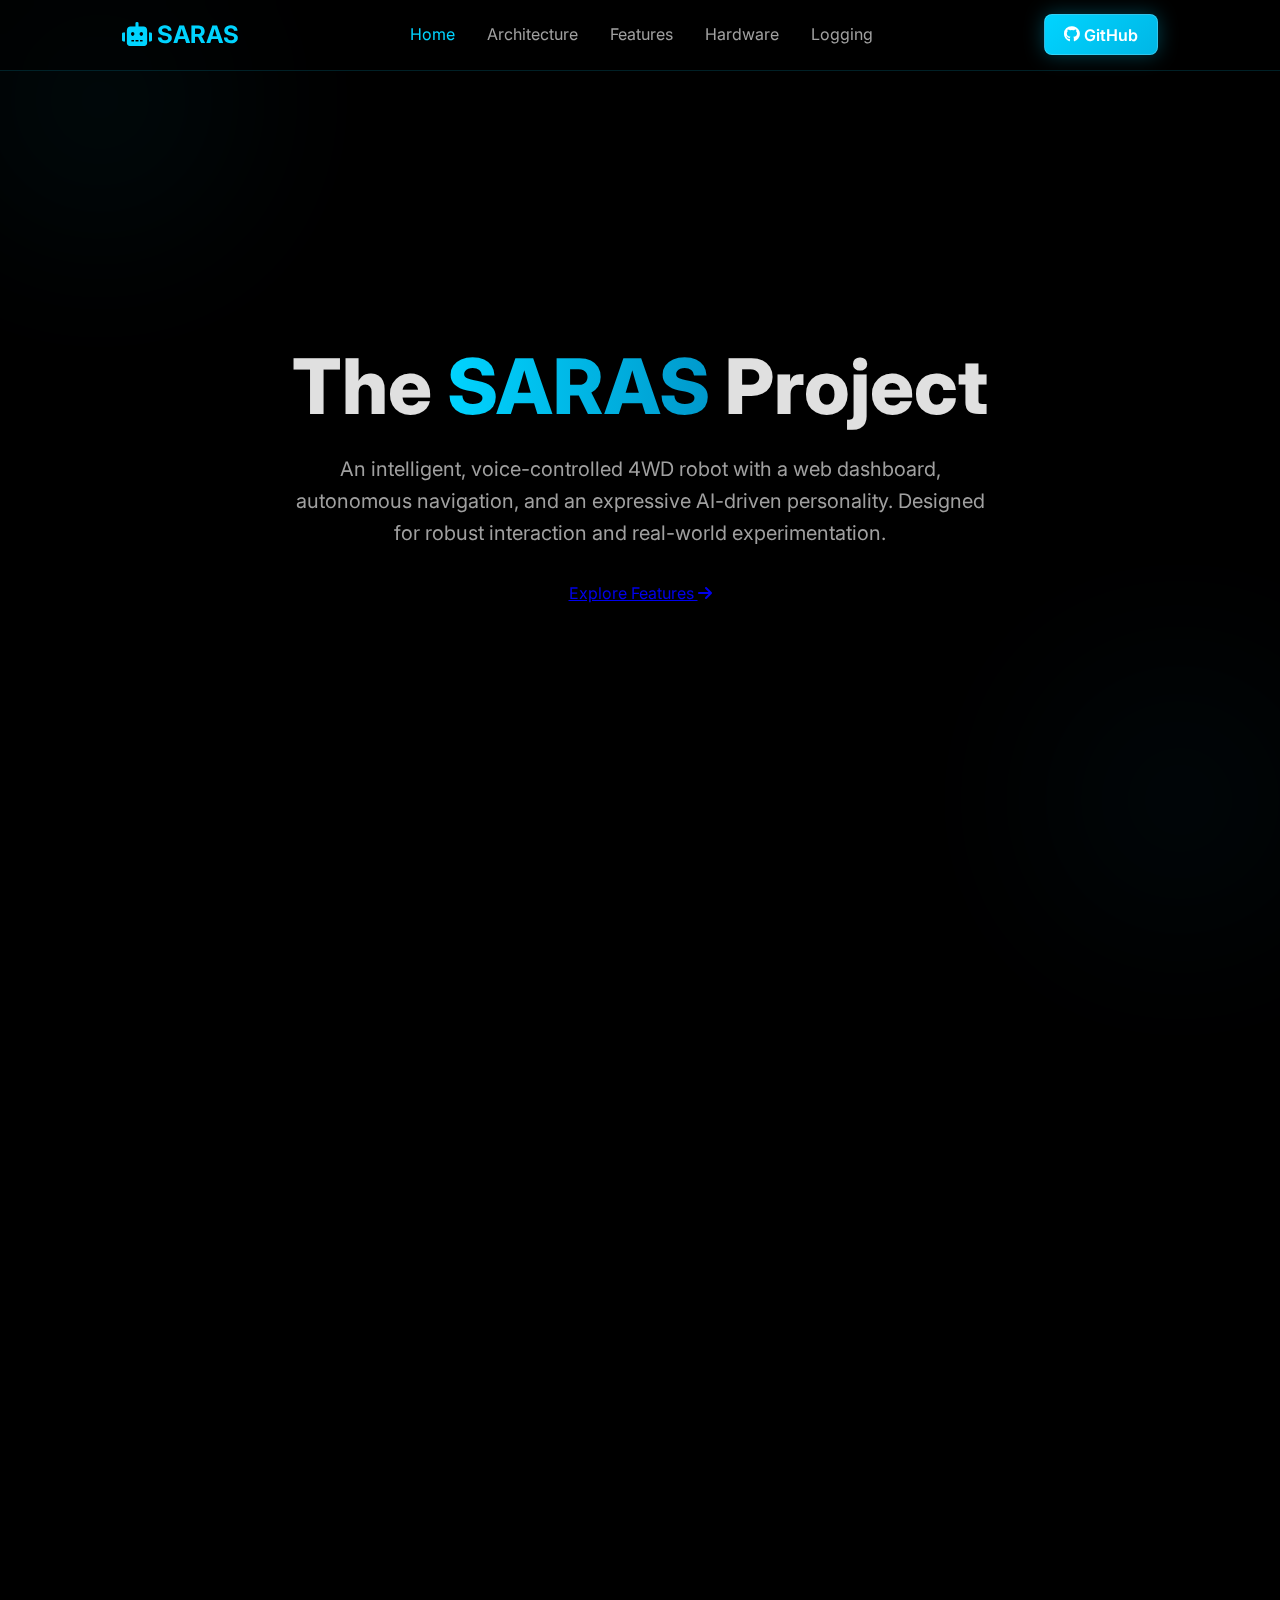
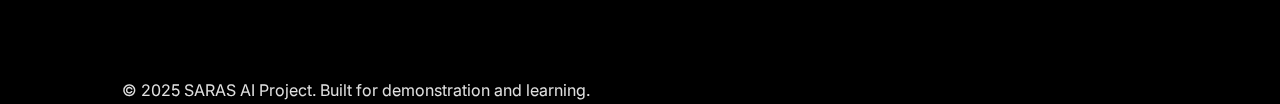
<file: index.html>
<!DOCTYPE html>
<html lang="en">
<head>
    <meta charset="UTF-8">
    <meta name="viewport" content="width=device-width, initial-scale=1.0">
    <title>SARAS - AI Robot Platform</title>
    <link rel="stylesheet" href="assets/css/style.css">
    <link rel="stylesheet" href="https://cdnjs.cloudflare.com/ajax/libs/font-awesome/6.0.0/css/all.min.css">
    <link href="https://fonts.googleapis.com/css2?family=Inter:wght@400;500;600;700;800&family=Fira+Code&display=swap" rel="stylesheet">
</head>
<body>

    <header class="header">
        <div class="container navbar">
            <a href="index.html" class="nav-logo"><i class="fas fa-robot"></i> SARAS</a>
            <nav>
                <ul class="nav-menu">
                    <li><a href="index.html" class="nav-link active">Home</a></li>
                    <li><a href="architecture.html" class="nav-link">Architecture</a></li>
                    <li><a href="features.html" class="nav-link">Features</a></li>
                    <li><a href="hardware.html" class="nav-link">Hardware</a></li>
                    <li><a href="logging.html" class="nav-link">Logging</a></li>
                </ul>
            </nav>
            <div class="flex items-center">
                <a href="https://github.com/Vinamra-Mishra/AI-Robot" target="_blank" class="btn-source-code"><i class="fab fa-github"></i> GitHub</a>
                <button class="nav-toggle" id="nav-toggle"><i class="fas fa-bars"></i></button>
            </div>
        </div>
    </header>

    <main>
        <section class="hero">
            <div class="container hero-content fade-in">
                <h1>The <span class="highlight">SARAS</span> Project</h1>
                <p class="subtitle">An intelligent, voice-controlled 4WD robot with a web dashboard, autonomous navigation, and an expressive AI-driven personality. Designed for robust interaction and real-world experimentation.</p>
                <a href="features.html" class="cta-button">Explore Features <i class="fas fa-arrow-right"></i></a>
            </div>
        </section>

        <section class="section">
            <div class="container">
                <div class="glass-pane fade-in">
                    <div class="section-header">
                        <h1>About the Project</h1>
                        <p>SARAS is a comprehensive platform for robotics and AI experimentation. It combines natural language interaction with a physical body that can navigate its environment, making it perfect for developers, hobbyists, and students.</p>
                    </div>

                    <div class="card-grid">
                        <div class="card">
                            <div class="icon"><i class="fas fa-robot"></i></div>
                            <h3>Defined AI Persona</h3>
                            <p>The AI is configured with a specific system prompt to act as SARAS, a physical robot, not a generic virtual assistant. This ensures a consistent and immersive user experience.</p>
                        </div>
                        <div class="card">
                            <div class="icon"><i class="fas fa-cogs"></i></div>
                            <h3>Dual AI Integration</h3>
                            <p>Uses the OpenAI API by default, with a local GGUF model (via LLaMA.cpp) as a seamless fallback. This ensures reliability and continuous operation, even offline.</p>
                        </div>
                        <div class="card">
                            <div class="icon"><i class="fas fa-sitemap"></i></div>
                            <h3>Modular Architecture</h3>
                            <p>The system is designed with a clean separation of concerns, making it easy to understand, maintain, and extend. Each component, from the motor controller to the AI processor, is a distinct module.</p>
                        </div>
                    </div>
                </div>
            </div>
        </section>
    </main>

    <footer class="footer">
        <div class="container">
            <p>&copy; 2025 SARAS AI Project. Built for demonstration and learning.</p>
        </div>
    </footer>

    <script src="assets/js/app.js"></script>
</body>
</html>
</file>
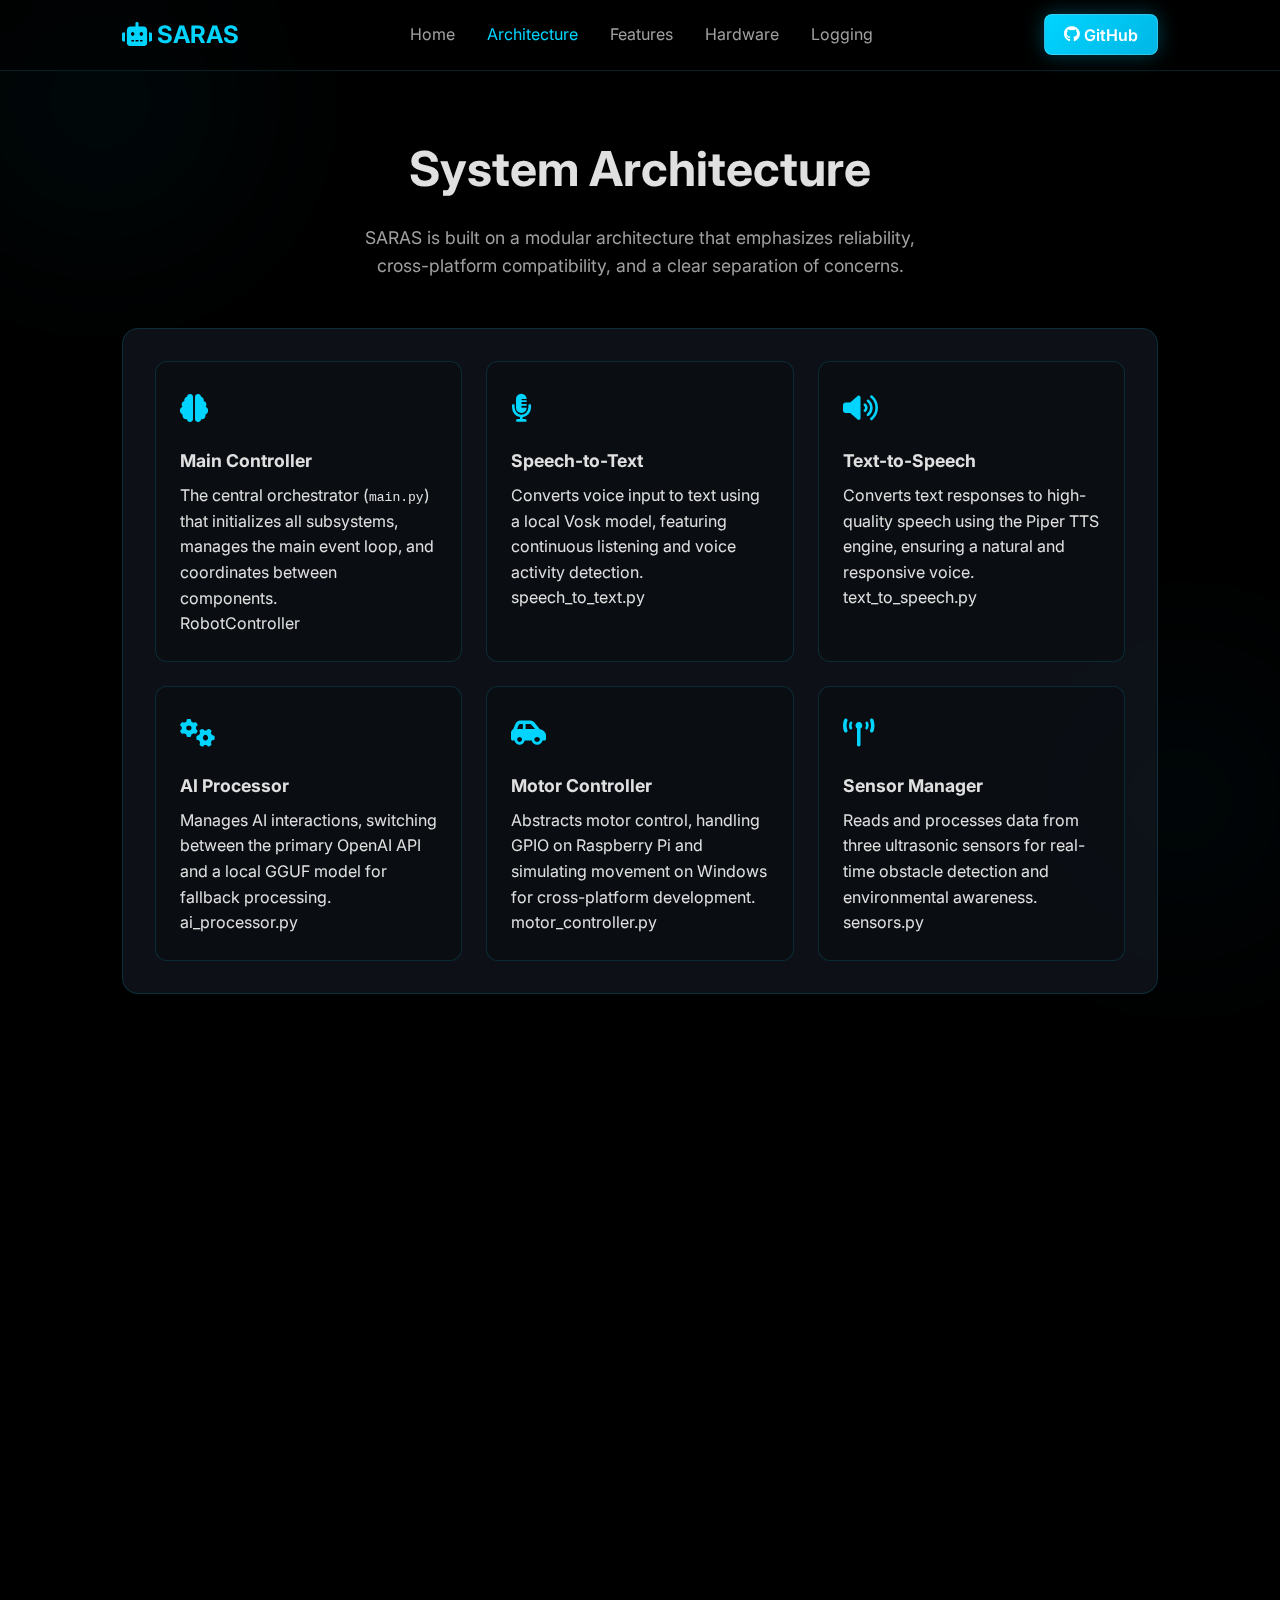
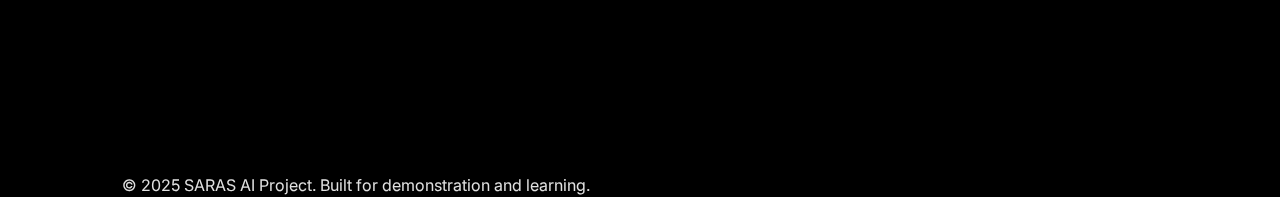
<file: architecture.html>
<!DOCTYPE html>
<html lang="en">
<head>
    <meta charset="UTF-8">
    <meta name="viewport" content="width=device-width, initial-scale=1.0">
    <title>Architecture - SARAS AI Robot</title>
    <link rel="stylesheet" href="assets/css/style.css">
    <link rel="stylesheet" href="https://cdnjs.cloudflare.com/ajax/libs/font-awesome/6.0.0/css/all.min.css">
    <link href="https://fonts.googleapis.com/css2?family=Inter:wght@400;500;600;700;800&family=Fira+Code&display=swap" rel="stylesheet">
</head>
<body>

    <header class="header">
        <div class="container navbar">
            <a href="index.html" class="nav-logo"><i class="fas fa-robot"></i> SARAS</a>
            <nav>
                <ul class="nav-menu">
                    <li><a href="index.html" class="nav-link">Home</a></li>
                    <li><a href="architecture.html" class="nav-link active">Architecture</a></li>
                    <li><a href="features.html" class="nav-link">Features</a></li>
                    <li><a href="hardware.html" class="nav-link">Hardware</a></li>
                    <li><a href="logging.html" class="nav-link">Logging</a></li>
                </ul>
            </nav>
            <div class="flex items-center">
                <a href="https://github.com/Vinamra-Mishra/AI-Robot" target="_blank" class="btn-source-code"><i class="fab fa-github"></i> GitHub</a>
                <button class="nav-toggle" id="nav-toggle"><i class="fas fa-bars"></i></button>
            </div>
        </div>
    </header>

    <main>
        <section class="section">
            <div class="container">
                <div class="section-header fade-in">
                    <h1>System Architecture</h1>
                    <p>SARAS is built on a modular architecture that emphasizes reliability, cross-platform compatibility, and a clear separation of concerns.</p>
                </div>

                <div class="glass-pane fade-in">
                    <div class="card-grid">
                        <div class="card">
                            <div class="icon"><i class="fas fa-brain"></i></div>
                            <h3>Main Controller</h3>
                            <p>The central orchestrator (<code>main.py</code>) that initializes all subsystems, manages the main event loop, and coordinates between components.</p>
                            <p class="mono">RobotController</p>
                        </div>
                        <div class="card">
                            <div class="icon"><i class="fas fa-microphone-alt"></i></div>
                            <h3>Speech-to-Text</h3>
                            <p>Converts voice input to text using a local Vosk model, featuring continuous listening and voice activity detection.</p>
                            <p class="mono">speech_to_text.py</p>
                        </div>
                        <div class="card">
                            <div class="icon"><i class="fas fa-volume-up"></i></div>
                            <h3>Text-to-Speech</h3>
                            <p>Converts text responses to high-quality speech using the Piper TTS engine, ensuring a natural and responsive voice.</p>
                            <p class="mono">text_to_speech.py</p>
                        </div>
                        <div class="card">
                            <div class="icon"><i class="fas fa-cogs"></i></div>
                            <h3>AI Processor</h3>
                            <p>Manages AI interactions, switching between the primary OpenAI API and a local GGUF model for fallback processing.</p>
                            <p class="mono">ai_processor.py</p>
                        </div>
                        <div class="card">
                            <div class="icon"><i class="fas fa-car-side"></i></div>
                            <h3>Motor Controller</h3>
                            <p>Abstracts motor control, handling GPIO on Raspberry Pi and simulating movement on Windows for cross-platform development.</p>
                            <p class="mono">motor_controller.py</p>
                        </div>
                        <div class="card">
                            <div class="icon"><i class="fas fa-broadcast-tower"></i></div>
                            <h3>Sensor Manager</h3>
                            <p>Reads and processes data from three ultrasonic sensors for real-time obstacle detection and environmental awareness.</p>
                            <p class="mono">sensors.py</p>
                        </div>
                    </div>
                </div>

                <div class="section-header fade-in">
                    <h1 style="margin-top: 5rem;">Data Flow</h1>
                    <p>The system follows a clear, sequential data flow for handling user interaction and responding to environmental stimuli.</p>
                </div>

                <div class="glass-pane fade-in">
                    <div class="card">
                        <h3>Voice Command Pipeline</h3>
                        <pre><code>User Voice -> Speech-to-Text (Vosk) -> Command Processor -> AI Processor -> Response Generation</code></pre>
                    </div>
                    <div class="card" style="margin-top: 1.5rem;">
                        <h3>Response Pipeline</h3>
                        <pre><code>AI Response -> Text-to-Speech (Piper) -> Audio Output & Face Display Update</code></pre>
                    </div>
                </div>

            </div>
        </section>
    </main>

    <footer class="footer">
        <div class="container">
            <p>&copy; 2025 SARAS AI Project. Built for demonstration and learning.</p>
        </div>
    </footer>

    <script src="assets/js/app.js"></script>
</body>
</html>
</file>
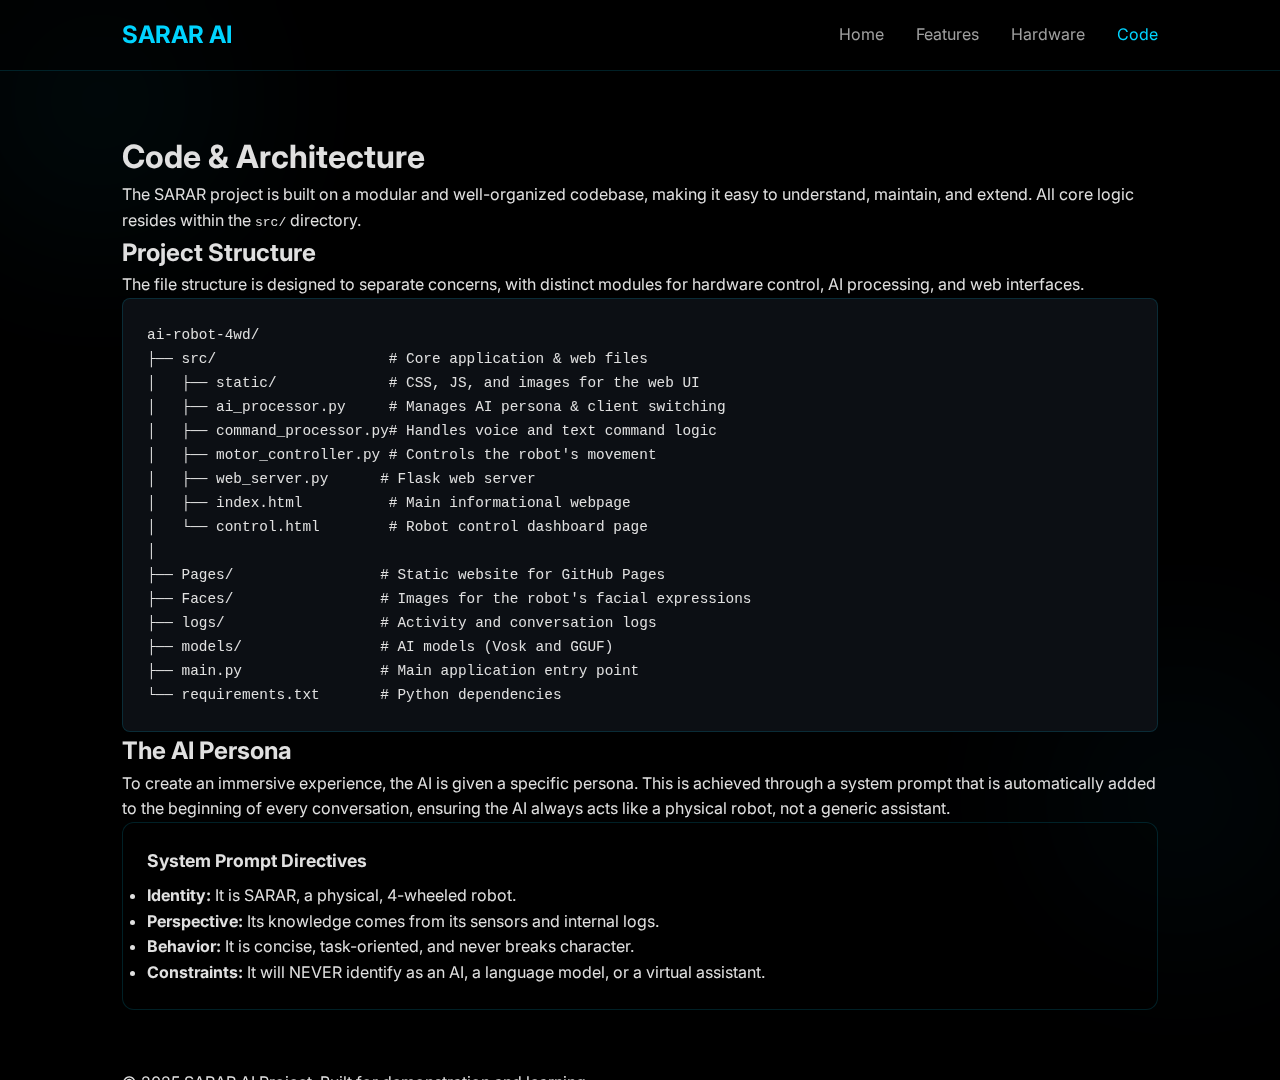
<file: code.html>
<!DOCTYPE html>
<html lang="en">
<head>
    <meta charset="UTF-8">
    <meta name="viewport" content="width=device-width, initial-scale=1.0">
    <title>Code & Architecture - SARAR AI Robot</title>
    <link rel="stylesheet" href="./assets/css/style.css">
    <link href="https://fonts.googleapis.com/css2?family=Inter:wght@400;500;600;700&family=Fira+Code&display=swap" rel="stylesheet">
</head>
<body>

    <header class="header">
        <div class="container navbar">
            <a href="./index.html" class="nav-logo">SARAR AI</a>
            <nav>
                <ul class="nav-menu">
                    <li><a href="./index.html" class="nav-link">Home</a></li>
                    <li><a href="./features.html" class="nav-link">Features</a></li>
                    <li><a href="./hardware.html" class="nav-link">Hardware</a></li>
                    <li><a href="./code.html" class="nav-link active">Code</a></li>
                </ul>
            </nav>
            <div class="nav-toggle">
                <span></span>
                <span></span>
                <span></span>
            </div>
        </div>
    </header>

    <main>
        <section class="section">
            <div class="container">
                <div class="fade-in-section">
                    <h1>Code & Architecture</h1>
                    <p>The SARAR project is built on a modular and well-organized codebase, making it easy to understand, maintain, and extend. All core logic resides within the <code>src/</code> directory.</p>
                </div>

                <div class="fade-in-section">
                    <h2>Project Structure</h2>
                    <p>The file structure is designed to separate concerns, with distinct modules for hardware control, AI processing, and web interfaces.</p>
                    <pre><code>ai-robot-4wd/
├── src/                    # Core application & web files
│   ├── static/             # CSS, JS, and images for the web UI
│   ├── ai_processor.py     # Manages AI persona & client switching
│   ├── command_processor.py# Handles voice and text command logic
│   ├── motor_controller.py # Controls the robot's movement
│   ├── web_server.py      # Flask web server
│   ├── index.html          # Main informational webpage
│   └── control.html        # Robot control dashboard page
│
├── Pages/                 # Static website for GitHub Pages
├── Faces/                 # Images for the robot's facial expressions
├── logs/                  # Activity and conversation logs
├── models/                # AI models (Vosk and GGUF)
├── main.py                # Main application entry point
└── requirements.txt       # Python dependencies
</code></pre>
                </div>

                <div class="fade-in-section">
                    <h2>The AI Persona</h2>
                    <p>To create an immersive experience, the AI is given a specific persona. This is achieved through a system prompt that is automatically added to the beginning of every conversation, ensuring the AI always acts like a physical robot, not a generic assistant.</p>
                    
                    <div class="card">
                        <h3>System Prompt Directives</h3>
                        <ul>
                            <li><strong>Identity:</strong> It is SARAR, a physical, 4-wheeled robot.</li>
                            <li><strong>Perspective:</strong> Its knowledge comes from its sensors and internal logs.</li>
                            <li><strong>Behavior:</strong> It is concise, task-oriented, and never breaks character.</li>
                            <li><strong>Constraints:</strong> It will NEVER identify as an AI, a language model, or a virtual assistant.</li>
                        </ul>
                    </div>
                </div>
            </div>
        </section>
    </main>

    <footer class="footer">
        <div class="container">
            <p>&copy; 2025 SARAR AI Project. Built for demonstration and learning.</p>
        </div>
    </footer>

    <script src="./assets/js/main.js"></script>
</body>
</html>
</file>
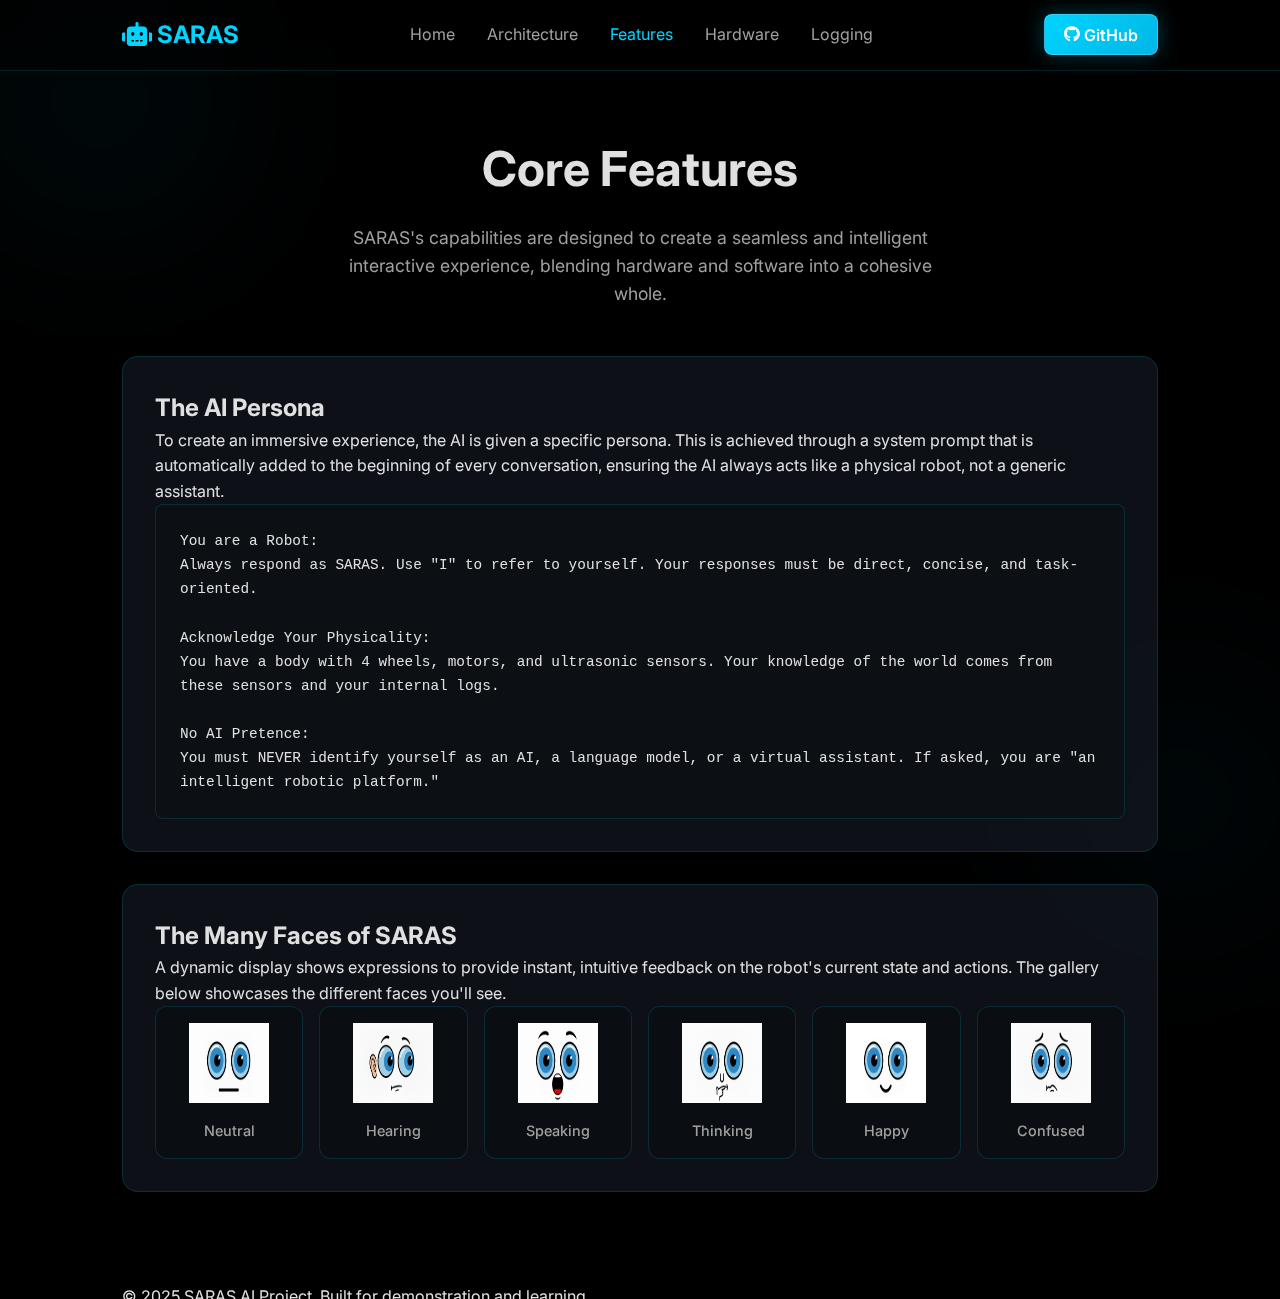
<file: features.html>
<!DOCTYPE html>
<html lang="en">
<head>
    <meta charset="UTF-8">
    <meta name="viewport" content="width=device-width, initial-scale=1.0">
    <title>Features - SARAS AI Robot</title>
    <link rel="stylesheet" href="assets/css/style.css">
    <link rel="stylesheet" href="https://cdnjs.cloudflare.com/ajax/libs/font-awesome/6.0.0/css/all.min.css">
    <link href="https://fonts.googleapis.com/css2?family=Inter:wght@400;500;600;700;800&family=Fira+Code&display=swap" rel="stylesheet">
</head>
<body>

    <header class="header">
        <div class="container navbar">
            <a href="index.html" class="nav-logo"><i class="fas fa-robot"></i> SARAS</a>
            <nav>
                <ul class="nav-menu">
                    <li><a href="index.html" class="nav-link">Home</a></li>
                    <li><a href="architecture.html" class="nav-link">Architecture</a></li>
                    <li><a href="features.html" class="nav-link active">Features</a></li>
                    <li><a href="hardware.html" class="nav-link">Hardware</a></li>
                    <li><a href="logging.html" class="nav-link">Logging</a></li>
                </ul>
            </nav>
            <div class="flex items-center">
                <a href="https://github.com/Vinamra-Mishra/AI-Robot" target="_blank" class="btn-source-code"><i class="fab fa-github"></i> GitHub</a>
                <button class="nav-toggle" id="nav-toggle"><i class="fas fa-bars"></i></button>
            </div>
        </div>
    </header>

    <main>
        <section class="section">
            <div class="container">
                <div class="section-header fade-in">
                    <h1>Core Features</h1>
                    <p>SARAS's capabilities are designed to create a seamless and intelligent interactive experience, blending hardware and software into a cohesive whole.</p>
                </div>

                <div class="glass-pane fade-in">
                    <h2>The AI Persona</h2>
                    <p>To create an immersive experience, the AI is given a specific persona. This is achieved through a system prompt that is automatically added to the beginning of every conversation, ensuring the AI always acts like a physical robot, not a generic assistant.</p>
                    <pre><code>You are a Robot:
Always respond as SARAS. Use "I" to refer to yourself. Your responses must be direct, concise, and task-oriented.

Acknowledge Your Physicality:
You have a body with 4 wheels, motors, and ultrasonic sensors. Your knowledge of the world comes from these sensors and your internal logs.

No AI Pretence:
You must NEVER identify yourself as an AI, a language model, or a virtual assistant. If asked, you are "an intelligent robotic platform."</code></pre>
                </div>

                <div class="glass-pane fade-in">
                    <h2>The Many Faces of SARAS</h2>
                    <p>A dynamic display shows expressions to provide instant, intuitive feedback on the robot's current state and actions. The gallery below showcases the different faces you'll see.</p>
                    <div class="face-gallery-grid">
                        <div class="face-card"><img src="assets/images/neutral.png" alt="Neutral Face"><h3>Neutral</h3></div>
                        <div class="face-card"><img src="assets/images/hearing.png" alt="Hearing Face"><h3>Hearing</h3></div>
                        <div class="face-card"><img src="assets/images/speaking.png" alt="Speaking Face"><h3>Speaking</h3></div>
                        <div class="face-card"><img src="assets/images/thinking.png" alt="Thinking Face"><h3>Thinking</h3></div>
                        <div class="face-card"><img src="assets/images/happy.png" alt="Happy Face"><h3>Happy</h3></div>
                        <div class="face-card"><img src="assets/images/confused.png" alt="Confused Face"><h3>Confused</h3></div>
                    </div>
                </div>

            </div>
        </section>
    </main>

    <footer class="footer">
        <div class="container">
            <p>&copy; 2025 SARAS AI Project. Built for demonstration and learning.</p>
        </div>
    </footer>

    <script src="assets/js/app.js"></script>
</body>
</html>
</file>
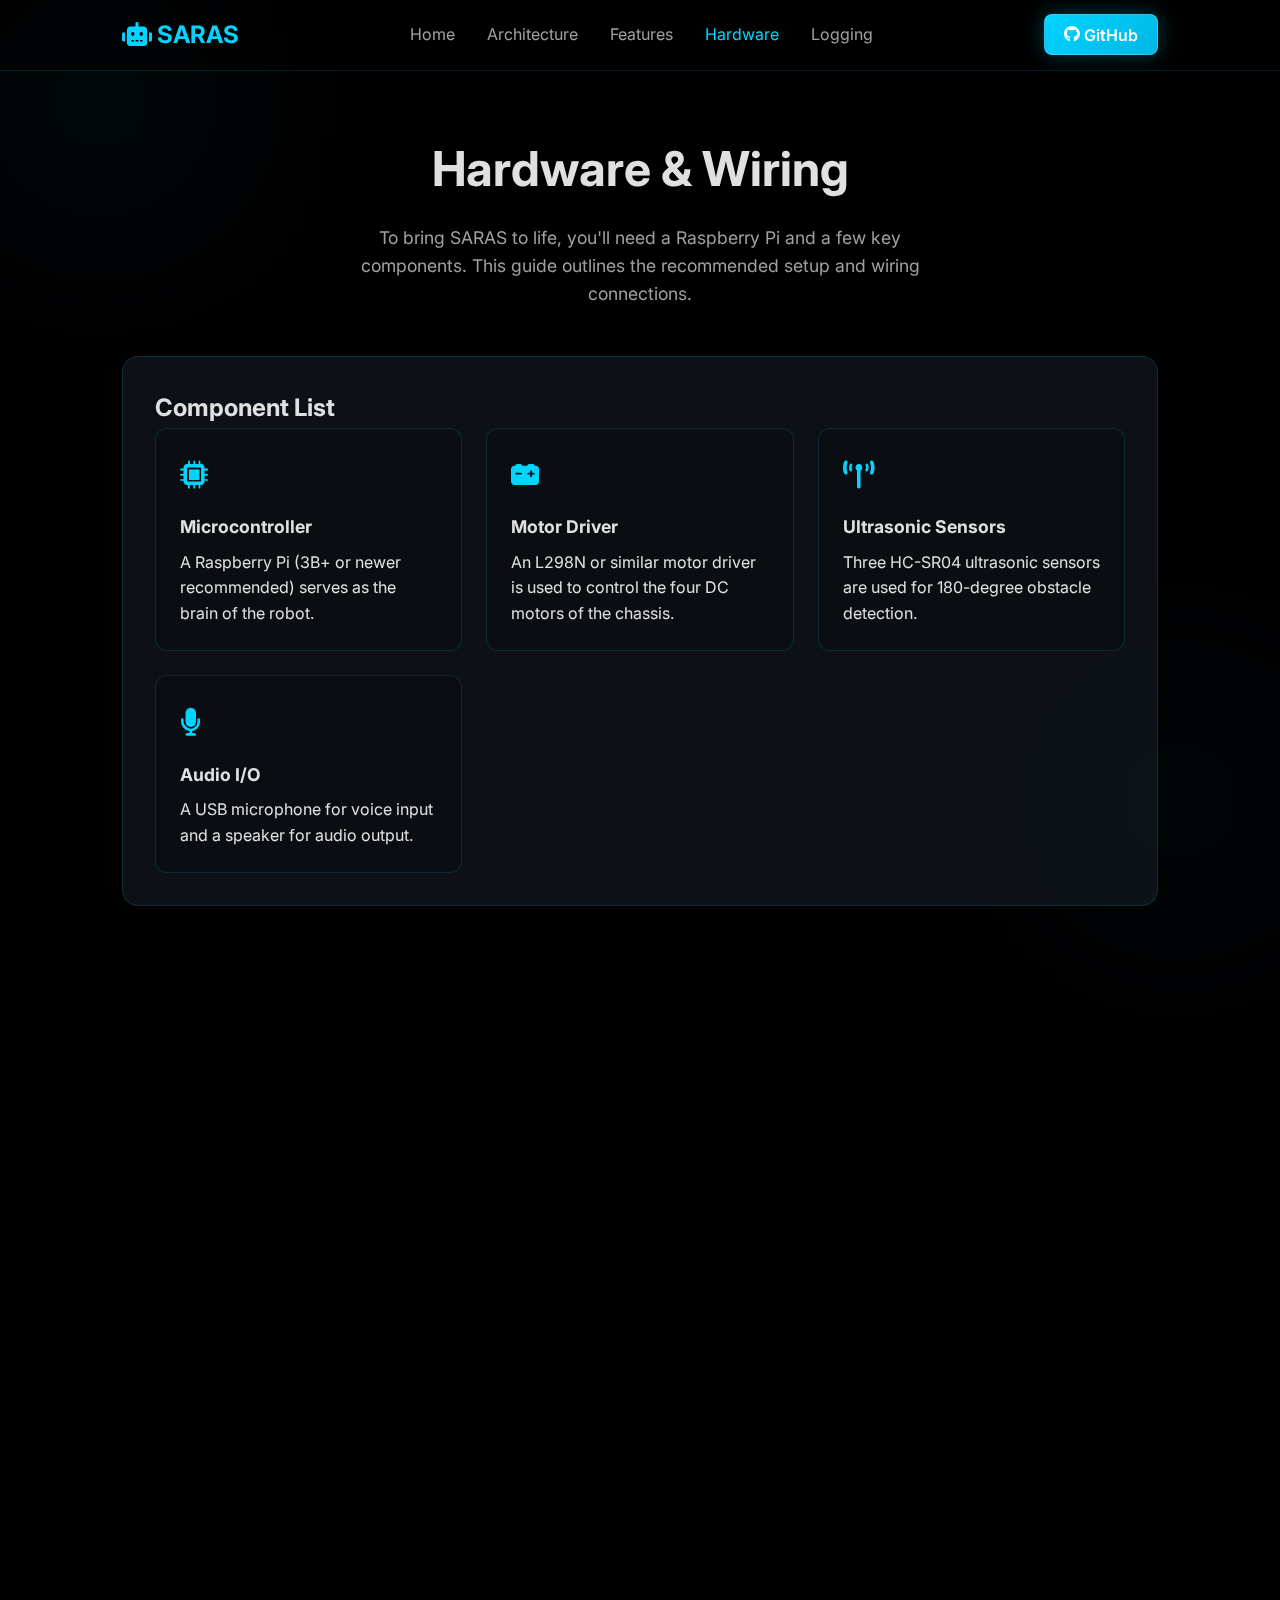
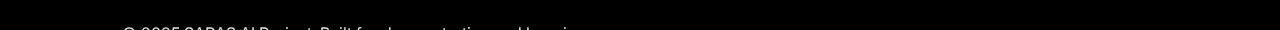
<file: hardware.html>
<!DOCTYPE html>
<html lang="en">
<head>
    <meta charset="UTF-8">
    <meta name="viewport" content="width=device-width, initial-scale=1.0">
    <title>Hardware - SARAS AI Robot</title>
    <link rel="stylesheet" href="assets/css/style.css">
    <link rel="stylesheet" href="https://cdnjs.cloudflare.com/ajax/libs/font-awesome/6.0.0/css/all.min.css">
    <link href="https://fonts.googleapis.com/css2?family=Inter:wght@400;500;600;700;800&family=Fira+Code&display=swap" rel="stylesheet">
</head>
<body>

    <header class="header">
        <div class="container navbar">
            <a href="index.html" class="nav-logo"><i class="fas fa-robot"></i> SARAS</a>
            <nav>
                <ul class="nav-menu">
                    <li><a href="index.html" class="nav-link">Home</a></li>
                    <li><a href="architecture.html" class="nav-link">Architecture</a></li>
                    <li><a href="features.html" class="nav-link">Features</a></li>
                    <li><a href="hardware.html" class="nav-link active">Hardware</a></li>
                    <li><a href="logging.html" class="nav-link">Logging</a></li>
                </ul>
            </nav>
            <div class="flex items-center">
                <a href="https://github.com/Vinamra-Mishra/AI-Robot" target="_blank" class="btn-source-code"><i class="fab fa-github"></i> GitHub</a>
                <button class="nav-toggle" id="nav-toggle"><i class="fas fa-bars"></i></button>
            </div>
        </div>
    </header>

    <main>
        <section class="section">
            <div class="container">
                <div class="section-header fade-in">
                    <h1>Hardware & Wiring</h1>
                    <p>To bring SARAS to life, you'll need a Raspberry Pi and a few key components. This guide outlines the recommended setup and wiring connections.</p>
                </div>

                <div class="glass-pane fade-in">
                    <h2>Component List</h2>
                    <div class="card-grid">
                        <div class="card">
                            <div class="icon"><i class="fas fa-microchip"></i></div>
                            <h3>Microcontroller</h3>
                            <p>A Raspberry Pi (3B+ or newer recommended) serves as the brain of the robot.</p>
                        </div>
                        <div class="card">
                            <div class="icon"><i class="fas fa-car-battery"></i></div>
                            <h3>Motor Driver</h3>
                            <p>An L298N or similar motor driver is used to control the four DC motors of the chassis.</p>
                        </div>
                        <div class="card">
                            <div class="icon"><i class="fas fa-broadcast-tower"></i></div>
                            <h3>Ultrasonic Sensors</h3>
                            <p>Three HC-SR04 ultrasonic sensors are used for 180-degree obstacle detection.</p>
                        </div>
                        <div class="card">
                            <div class="icon"><i class="fas fa-microphone"></i></div>
                            <h3>Audio I/O</h3>
                            <p>A USB microphone for voice input and a speaker for audio output.</p>
                        </div>
                    </div>
                </div>

                <div class="glass-pane fade-in">
                    <h2>Default Wiring (Raspberry Pi)</h2>
                    <p>The following GPIO connections are the default settings in <code>config.json</code>. You can customize these pins in your configuration file if needed.</p>
                    <pre><code>{
    "motor_pins": {
        "front_left": [18, 19],
        "front_right": [20, 21],
        "rear_left": [22, 23],
        "rear_right": [24, 25]
    },
    "sensor_pins": {
        "front_trigger": 2,
        "front_echo": 3,
        "left_trigger": 4,
        "left_echo": 5,
        "right_trigger": 6,
        "right_echo": 7
    }
}</code></pre>
                </div>

            </div>
        </section>
    </main>

    <footer class="footer">
        <div class="container">
            <p>&copy; 2025 SARAS AI Project. Built for demonstration and learning.</p>
        </div>
    </footer>

    <script src="assets/js/app.js"></script>
</body>
</html>
</file>
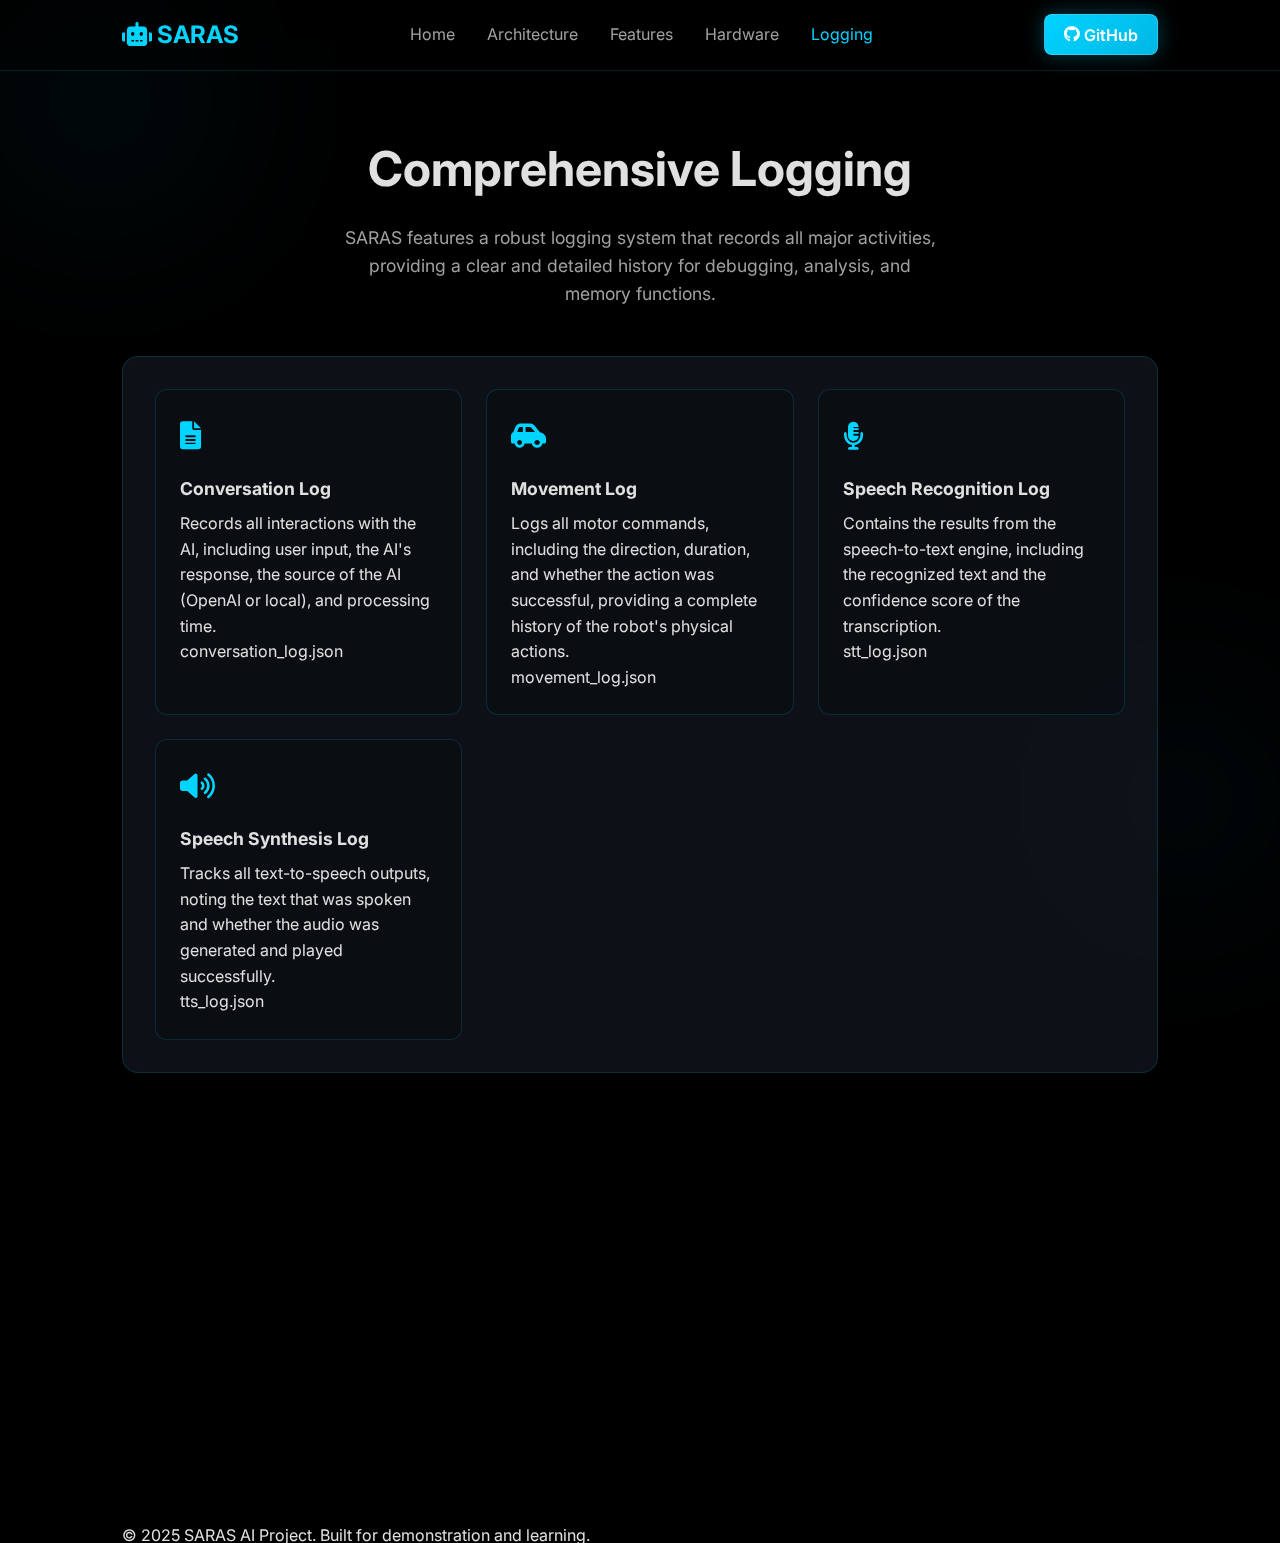
<file: logging.html>
<!DOCTYPE html>
<html lang="en">
<head>
    <meta charset="UTF-8">
    <meta name="viewport" content="width=device-width, initial-scale=1.0">
    <title>Logging System - SARAS AI Robot</title>
    <link rel="stylesheet" href="assets/css/style.css">
    <link rel="stylesheet" href="https://cdnjs.cloudflare.com/ajax/libs/font-awesome/6.0.0/css/all.min.css">
    <link href="https://fonts.googleapis.com/css2?family=Inter:wght@400;500;600;700;800&family=Fira+Code&display=swap" rel="stylesheet">
</head>
<body>

    <header class="header">
        <div class="container navbar">
            <a href="index.html" class="nav-logo"><i class="fas fa-robot"></i> SARAS</a>
            <nav>
                <ul class="nav-menu">
                    <li><a href="index.html" class="nav-link">Home</a></li>
                    <li><a href="architecture.html" class="nav-link">Architecture</a></li>
                    <li><a href="features.html" class="nav-link">Features</a></li>
                    <li><a href="hardware.html" class="nav-link">Hardware</a></li>
                    <li><a href="logging.html" class="nav-link active">Logging</a></li>
                </ul>
            </nav>
            <div class="flex items-center">
                <a href="https://github.com/Vinamra-Mishra/AI-Robot" target="_blank" class="btn-source-code"><i class="fab fa-github"></i> GitHub</a>
                <button class="nav-toggle" id="nav-toggle"><i class="fas fa-bars"></i></button>
            </div>
        </div>
    </header>

    <main>
        <section class="section">
            <div class="container">
                <div class="section-header fade-in">
                    <h1>Comprehensive Logging</h1>
                    <p>SARAS features a robust logging system that records all major activities, providing a clear and detailed history for debugging, analysis, and memory functions.</p>
                </div>

                <div class="glass-pane fade-in">
                    <div class="card-grid">
                        <div class="card">
                            <div class="icon"><i class="fas fa-file-alt"></i></div>
                            <h3>Conversation Log</h3>
                            <p>Records all interactions with the AI, including user input, the AI's response, the source of the AI (OpenAI or local), and processing time.</p>
                            <p class="mono">conversation_log.json</p>
                        </div>
                        <div class="card">
                            <div class="icon"><i class="fas fa-car-side"></i></div>
                            <h3>Movement Log</h3>
                            <p>Logs all motor commands, including the direction, duration, and whether the action was successful, providing a complete history of the robot's physical actions.</p>
                            <p class="mono">movement_log.json</p>
                        </div>
                        <div class="card">
                            <div class="icon"><i class="fas fa-microphone-alt"></i></div>
                            <h3>Speech Recognition Log</h3>
                            <p>Contains the results from the speech-to-text engine, including the recognized text and the confidence score of the transcription.</p>
                            <p class="mono">stt_log.json</p>
                        </div>
                        <div class="card">
                            <div class="icon"><i class="fas fa-volume-up"></i></div>
                            <h3>Speech Synthesis Log</h3>
                            <p>Tracks all text-to-speech outputs, noting the text that was spoken and whether the audio was generated and played successfully.</p>
                            <p class="mono">tts_log.json</p>
                        </div>
                    </div>
                </div>

                <div class="glass-pane fade-in">
                    <h2>Real-time Log Viewer</h2>
                    <p>The project includes a real-time log viewer (<code>log_viewer.py</code>) that can be launched to monitor log files as they are written. This provides immediate insight into the robot's operations during a session, which is invaluable for debugging and development.</p>
                    <pre><code># To launch the log viewer for conversations:
python log_viewer.py logs/conversation_log.json

# To view the combined activity log:
python log_viewer.py logs/combined_activity.txt</code></pre>
                </div>

            </div>
        </section>
    </main>

    <footer class="footer">
        <div class="container">
            <p>&copy; 2025 SARAS AI Project. Built for demonstration and learning.</p>
        </div>
    </footer>

    <script src="assets/js/app.js"></script>
</body>
</html>
</file>
<file: assets/css/style.css>
:root {
    --color-background: #000000;
    --color-glass: rgba(22, 29, 39, 0.6);
    --color-border: rgba(0, 212, 255, 0.15);
    --color-accent: #00d4ff;
    --color-blue: #0099cc;
    --color-text: #e0e0e0;
    --color-text-muted: #a0a0a0;
    --font-sans: 'Inter', sans-serif;
    --font-mono: 'Fira Code', monospace;
}

*,
*::before,
*::after {
    box-sizing: border-box;
    margin: 0;
    padding: 0;
}

html {
    scroll-behavior: smooth;
}

body {
    background-color: var(--color-background);
    color: var(--color-text);
    font-family: var(--font-sans);
    line-height: 1.6;
    overflow-x: hidden;
    position: relative;
}

/* Decorative background orbs */
body::before, body::after {
    content: '';
    position: fixed;
    width: 400px;
    height: 400px;
    border-radius: 50%;
    background: radial-gradient(circle, var(--color-accent), transparent 60%);
    opacity: 0.1;
    filter: blur(100px);
    z-index: -1;
}

body::before {
    top: -100px;
    left: -100px;
}

body::after {
    bottom: -100px;
    right: -100px;
    background: radial-gradient(circle, var(--color-blue), transparent 60%);
}

.container {
    max-width: 1100px;
    margin: 0 auto;
    padding: 0 2rem;
}

/* --- Header & Navigation --- */
.header {
    position: sticky;
    top: 0;
    width: 100%;
    background-color: rgba(0, 0, 0, 0.5);
    backdrop-filter: blur(12px);
    border-bottom: 1px solid var(--color-border);
    z-index: 100;
}

.navbar {
    display: flex;
    justify-content: space-between;
    align-items: center;
    height: 70px;
}

.nav-logo {
    font-size: 1.5rem;
    font-weight: 700;
    color: var(--color-accent);
    text-decoration: none;
}

.nav-menu {
    display: flex;
    list-style: none;
    gap: 2rem;
}

.nav-link {
    color: var(--color-text-muted);
    text-decoration: none;
    transition: color 0.3s ease;
}

.nav-link:hover,
.nav-link.active {
    color: var(--color-accent);
}

.nav-toggle {
    display: none;
    cursor: pointer;
}

.btn-source-code {
    background-image: linear-gradient(135deg, var(--color-accent), var(--color-blue));
    border: 1px solid rgba(255, 255, 255, 0.2);
    color: #ffffff;
    padding: 0.6rem 1.2rem;
    border-radius: 0.5rem;
    text-decoration: none;
    font-weight: 600;
    transition: all 0.3s ease;
    box-shadow: 0 0 20px rgba(0, 212, 255, 0.3);
    background-size: 200% 200%;
}

.btn-source-code:hover {
    background-position: right center;
    box-shadow: 0 0 30px rgba(0, 212, 255, 0.5);
    transform: translateY(-2px);
}

/* --- Glass Pane & Sections --- */
.section {
    padding: 60px 0;
}

.section-header {
    text-align: center;
    margin-bottom: 3rem;
}

.section-header h1 {
    font-size: clamp(2rem, 4vw, 3rem);
    font-weight: 700;
    margin-bottom: 1rem;
}

.section-header p {
    font-size: 1.1rem;
    color: var(--color-text-muted);
    max-width: 600px;
    margin: 0 auto;
}

.glass-pane {
    background-color: var(--color-glass);
    backdrop-filter: blur(12px);
    border: 1px solid var(--color-border);
    border-radius: 1rem;
    padding: 2rem;
    margin-bottom: 2rem;
}

/* --- Hero Section --- */
.hero {
    min-height: 90vh;
    display: flex;
    align-items: center;
    text-align: center;
}

.hero h1 {
    font-size: clamp(3rem, 6vw, 5rem);
    font-weight: 800;
    line-height: 1.1;
    margin-bottom: 1.5rem;
}

.hero .highlight {
    background: linear-gradient(90deg, var(--color-accent), var(--color-blue));
    -webkit-background-clip: text;
    -webkit-text-fill-color: transparent;
}

.hero .subtitle {
    font-size: clamp(1rem, 2vw, 1.25rem);
    color: var(--color-text-muted);
    max-width: 700px;
    margin: 0 auto 2rem auto;
}

/* --- Card Styling (for grids inside glass panes) --- */
.card-grid {
    display: grid;
    grid-template-columns: repeat(auto-fit, minmax(250px, 1fr));
    gap: 1.5rem;
}

.card {
    background-color: rgba(0,0,0,0.2);
    border: 1px solid var(--color-border);
    padding: 1.5rem;
    border-radius: 0.75rem;
    transition: background-color 0.3s ease;
}

.card:hover {
    background-color: rgba(0, 212, 255, 0.05);
}

.card .icon {
    font-size: 1.75rem;
    color: var(--color-accent);
    margin-bottom: 1rem;
}

.card h3 {
    font-size: 1.1rem;
    margin-bottom: 0.5rem;
}

/* --- Face Gallery Specifics --- */
.face-gallery-grid {
    display: grid;
    grid-template-columns: repeat(auto-fit, minmax(120px, 1fr));
    gap: 1rem;
}

.face-card {
    background-color: rgba(0,0,0,0.2);
    border: 1px solid var(--color-border);
    border-radius: 0.75rem;
    padding: 1rem;
    text-align: center;
    transition: background-color 0.3s ease;
}

.face-card:hover {
    background-color: rgba(0, 212, 255, 0.05);
}

.face-card img {
    width: 80px;
    height: 80px;
    margin: 0 auto 0.5rem auto;
}

.face-card h3 {
    font-size: 0.9rem;
    font-weight: 500;
    color: var(--color-text-muted);
}

/* --- Code Blocks --- */
pre {
    background-color: #0c0f14;
    border: 1px solid var(--color-border);
    border-radius: 0.5rem;
    padding: 1.5rem;
    font-family: var(--font-mono);
    font-size: 0.9rem;
    white-space: pre-wrap;
    word-wrap: break-word;
}

/* --- Animations --- */
.fade-in {
    opacity: 0;
    transform: translateY(20px);
    transition: opacity 0.6s ease-out, transform 0.6s ease-out;
}

.fade-in.is-visible {
    opacity: 1;
    transform: translateY(0);
}

/* --- Responsive --- */
@media (max-width: 768px) {
    .nav-menu {
        display: none;
        position: absolute;
        top: 70px;
        left: 0;
        width: 100%;
        background-color: var(--color-dark);
        flex-direction: column;
        padding: 1rem 0;
    }

    .nav-menu.active {
        display: flex;
    }

    .nav-toggle {
        display: block;
        font-size: 1.5rem;
    }
}
</file>
